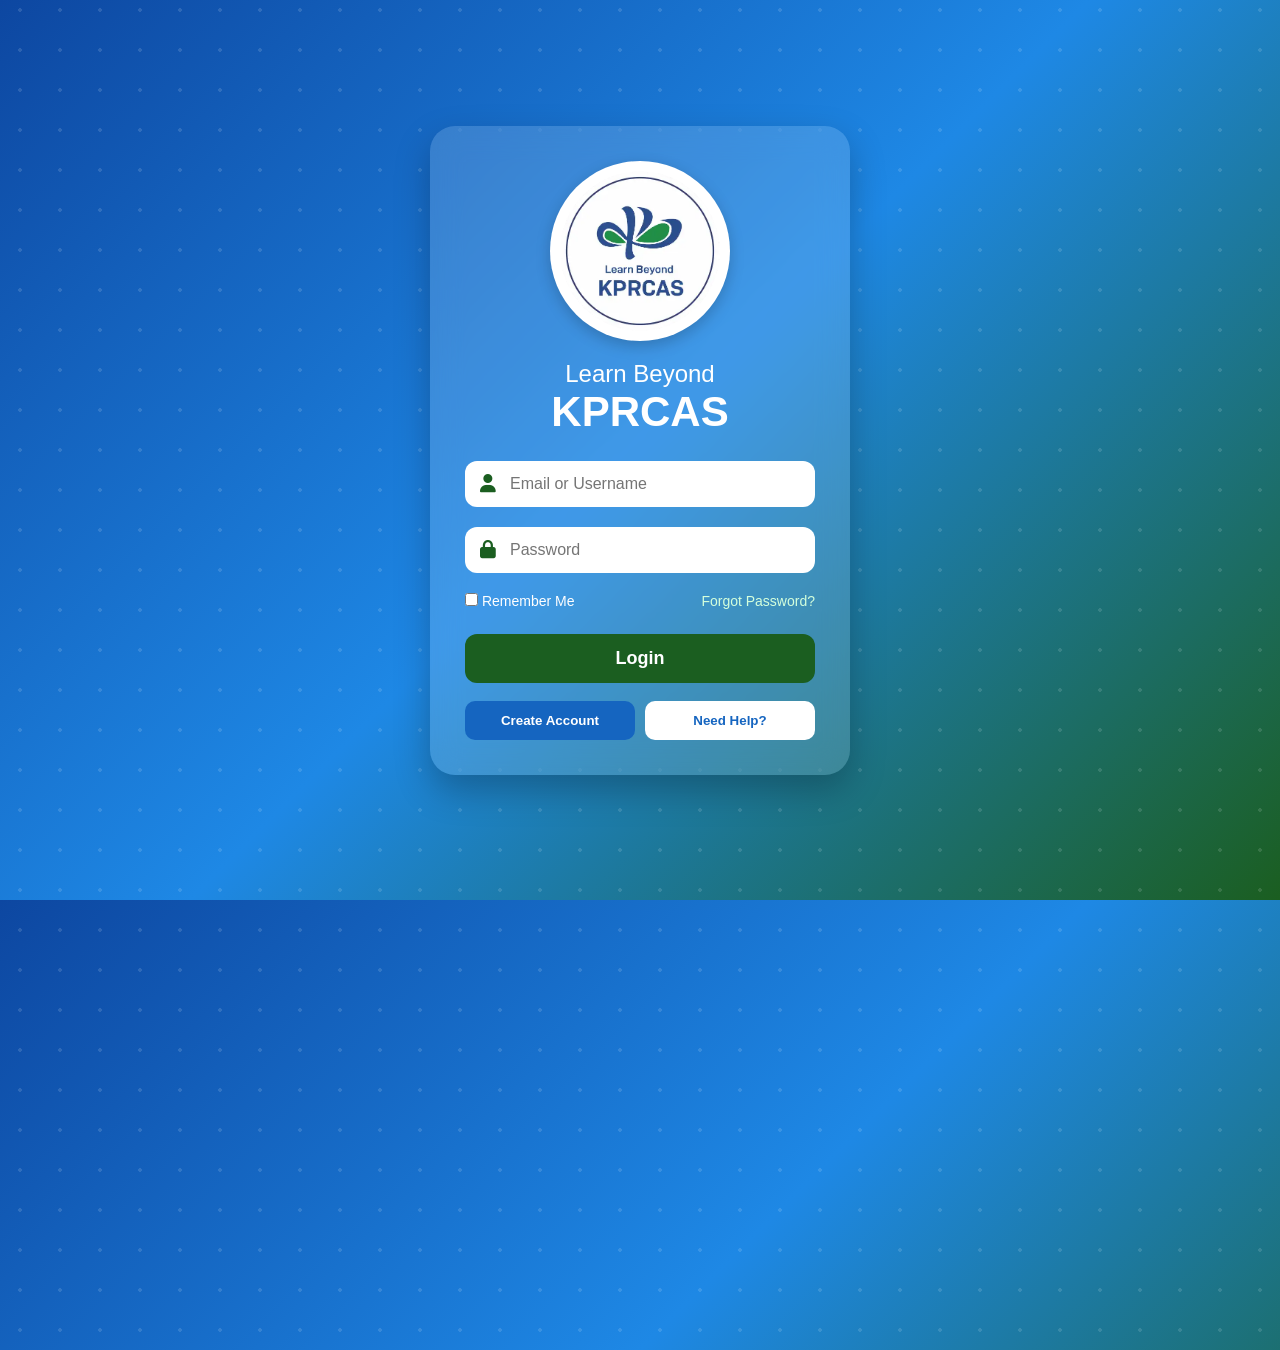
<file: index.html>
<!DOCTYPE html>
<html lang="en">
<head>
    <meta charset="UTF-8">
    <meta name="viewport" content="width=device-width, initial-scale=1.0">
    <title>KPRCAS Login</title>
    <link rel="stylesheet" href="style.css">
    <link href="https://cdnjs.cloudflare.com/ajax/libs/font-awesome/6.5.1/css/all.min.css" rel="stylesheet">
</head>
<body>

    <div class="background-animation"></div>

    <div class="login-container">

        <div class="logo-section">
            <img src="kprcas.webp" alt="KPRCAS Logo">
            <h2>Learn Beyond</h2>
            <h1>KPRCAS</h1>
        </div>

        <form class="login-form">

            <div class="input-group">
                <i class="fas fa-user"></i>
                <input type="text" placeholder="Email or Username" required>
            </div>

            <div class="input-group">
                <i class="fas fa-lock"></i>
                <input type="password" placeholder="Password" required>
            </div>

            <div class="options">
                <label>
                    <input type="checkbox">
                    Remember Me
                </label>

                <a href="#" class="forgot-link">
                    Forgot Password?
                </a>
            </div>

            <button type="submit" class="login-btn">
                Login
            </button>

            <div class="bottom-buttons">

                <button type="button" class="create-btn">
                    Create Account
                </button>

                <button type="button" class="help-btn">
                    Need Help?
                </button>

            </div>

        </form>

    </div>

</body>
</html>
</file>
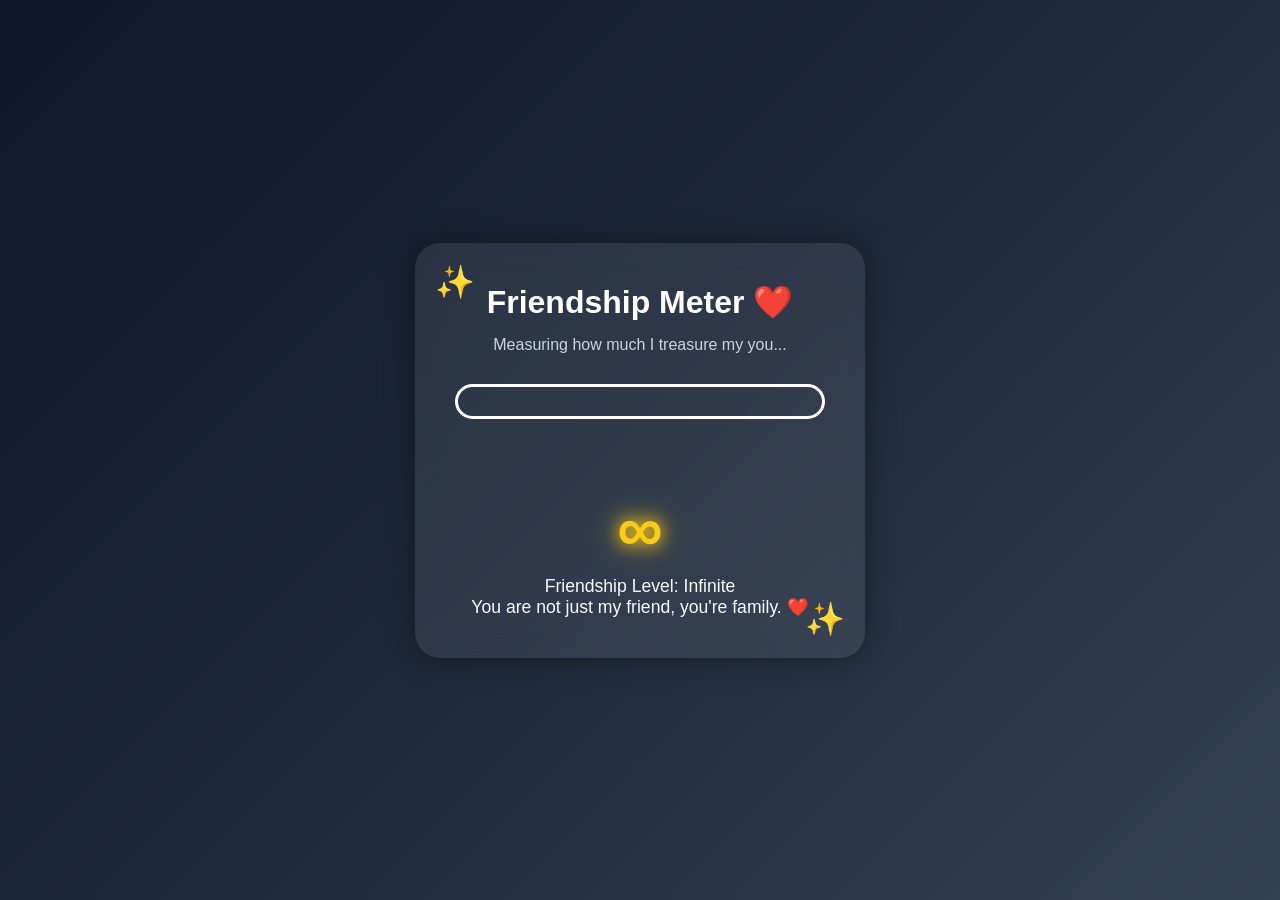
<file: Frnd.html>
<!DOCTYPE html>
<html lang="en">
<head>
<meta charset="UTF-8">
<meta name="viewport" content="width=device-width, initial-scale=1.0">
<title>Friendship Meter</title>

<style>
*{
    margin:0;
    padding:0;
    box-sizing:border-box;
    font-family:'Poppins',sans-serif;
}

body{
    height:100vh;
    display:flex;
    justify-content:center;
    align-items:center;
    background:linear-gradient(135deg,#0f172a,#1e293b,#334155);
    overflow:hidden;
}

.card{
    width:450px;
    padding:40px;
    text-align:center;
    border-radius:25px;
    background:rgba(255,255,255,0.08);
    backdrop-filter:blur(12px);
    box-shadow:0 0 30px rgba(0,0,0,0.4);
    color:white;
}

h1{
    margin-bottom:15px;
    font-size:2rem;
}

.subtitle{
    color:#cbd5e1;
    margin-bottom:30px;
}

.bar-container{
    width:100%;
    height:35px;
    border:3px solid white;
    border-radius:50px;
    position:relative;
    overflow:visible;
}

.bar{
    height:100%;
    width:0%;
    border-radius:50px;
    background:linear-gradient(90deg,#38bdf8,#22c55e,#eab308);
    animation:fillAndBreak 6s forwards;
}

.percent{
    margin-top:20px;
    font-size:1.5rem;
    font-weight:bold;
    animation:textChange 6s forwards;
}

.infinity{
    opacity:0;
    margin-top:25px;
    animation:showInfinity 6s forwards;
}

.infinity h2{
    font-size:4rem;
    color:#facc15;
    text-shadow:0 0 15px #facc15,
                 0 0 30px #facc15;
}

.infinity p{
    margin-top:10px;
    font-size:1.1rem;
    color:#f8fafc;
}

@keyframes fillAndBreak{
    0%{
        width:0%;
    }
    60%{
        width:100%;
    }
    80%{
        width:120%;
        box-shadow:0 0 20px #22c55e;
    }
    90%{
        width:140%;
        transform:rotate(1deg);
    }
    100%{
        width:180%;
        opacity:0;
    }
}

@keyframes textChange{
    0%{
        content:"0%";
    }
    100%{
        opacity:0;
    }
}

@keyframes showInfinity{
    0%,80%{
        opacity:0;
        transform:scale(0.5);
    }
    100%{
        opacity:1;
        transform:scale(1);
    }
}

.card::before,
.card::after{
    content:"✨";
    position:absolute;
    font-size:2rem;
    animation:float 4s infinite ease-in-out;
}

.card::before{
    left:20px;
    top:20px;
}

.card::after{
    right:20px;
    bottom:20px;
}

@keyframes float{
    50%{
        transform:translateY(-10px);
    }
}
</style>
</head>
<body>

<div class="card">
    <h1>Friendship Meter ❤️</h1>
    <p class="subtitle">Measuring how much I treasure my you...</p>

    <div class="bar-container">
        <div class="bar"></div>
    </div>

    <div class="percent">
        Loading Friendship...
    </div>

    <div class="infinity">
        <h2>∞</h2>
        <p>
            Friendship Level: Infinite<br>
            You  are not just my friend,
            you're family. ❤️
        </p>
    </div>
</div>

</body>
</html>
</file>
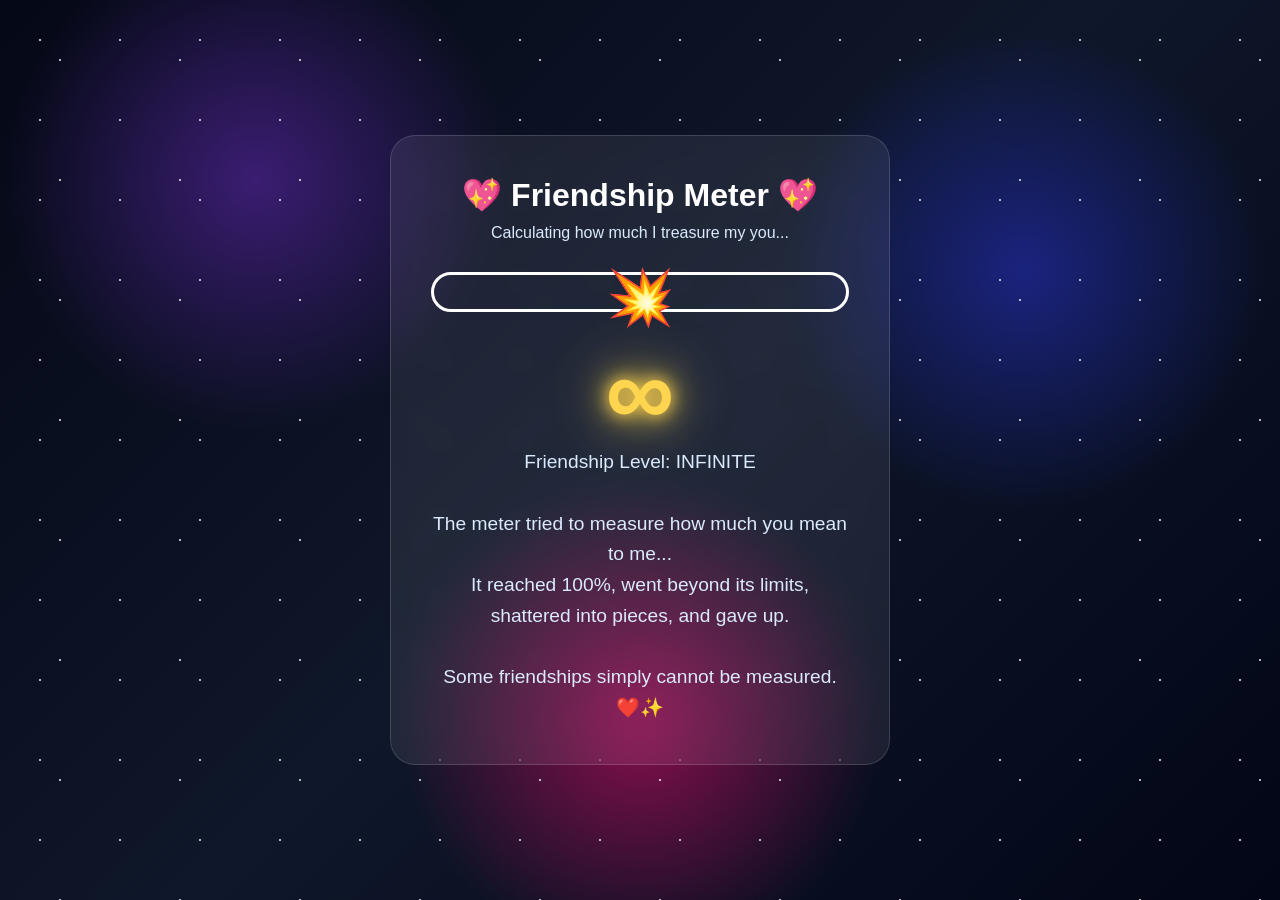
<file: frnd.html>
<!DOCTYPE html>
<html lang="en">
<head>
<meta charset="UTF-8">
<meta name="viewport" content="width=device-width, initial-scale=1.0">
<title>Infinite Friendship</title>

<style>
*{
    margin:0;
    padding:0;
    box-sizing:border-box;
    font-family:Arial, sans-serif;
}

body{
    height:100vh;
    overflow:hidden;
    display:flex;
    justify-content:center;
    align-items:center;
    background:
    radial-gradient(circle at 20% 20%, #3b1d72, transparent 20%),
    radial-gradient(circle at 80% 30%, #1a237e, transparent 20%),
    radial-gradient(circle at 50% 80%, #880e4f, transparent 25%),
    linear-gradient(135deg,#050816,#0f172a,#020617);
    color:white;
}

/* Stars */
body::before{
    content:"";
    position:absolute;
    inset:0;
    background:
    radial-gradient(white 1px, transparent 1px),
    radial-gradient(white 1px, transparent 1px);
    background-size:80px 80px,120px 120px;
    animation:twinkle 6s infinite alternate;
    opacity:0.7;
}

@keyframes twinkle{
    from{opacity:0.4;}
    to{opacity:0.9;}
}

.card{
    width:500px;
    padding:40px;
    text-align:center;
    position:relative;
    z-index:2;
    backdrop-filter:blur(10px);
    background:rgba(255,255,255,0.08);
    border:1px solid rgba(255,255,255,0.15);
    border-radius:25px;
}

h1{
    margin-bottom:10px;
}

p{
    color:#dbeafe;
}

/* Progress Bar */
.bar-box{
    width:100%;
    height:40px;
    border:3px solid white;
    border-radius:50px;
    margin-top:30px;
    overflow:visible;
    position:relative;
}

.bar{
    height:100%;
    width:0%;
    border-radius:50px;
    background:linear-gradient(90deg,#06b6d4,#22c55e,#facc15);
    animation:friendship 7s forwards;
}

/* CRACK EFFECT */
.crack{
    position:absolute;
    top:-10px;
    left:50%;
    transform:translateX(-50%);
    font-size:55px;
    opacity:0;
    animation:breakBar 7s forwards;
}

/* HEART EXPLOSION */
.hearts{
    position:absolute;
    inset:0;
    pointer-events:none;
}

.heart{
    position:absolute;
    font-size:28px;
    opacity:0;
}

.heart:nth-child(1){
    left:50%;
    top:50%;
    animation:explode1 2s 4.8s forwards;
}

.heart:nth-child(2){
    left:50%;
    top:50%;
    animation:explode2 2s 4.8s forwards;
}

.heart:nth-child(3){
    left:50%;
    top:50%;
    animation:explode3 2s 4.8s forwards;
}

.heart:nth-child(4){
    left:50%;
    top:50%;
    animation:explode4 2s 4.8s forwards;
}

.heart:nth-child(5){
    left:50%;
    top:50%;
    animation:explode5 2s 4.8s forwards;
}

.heart:nth-child(6){
    left:50%;
    top:50%;
    animation:explode6 2s 4.8s forwards;
}

@keyframes explode1{
    to{transform:translate(-180px,-100px) scale(2);opacity:0;}
}
@keyframes explode2{
    to{transform:translate(180px,-120px) scale(2);opacity:0;}
}
@keyframes explode3{
    to{transform:translate(-220px,80px) scale(2);opacity:0;}
}
@keyframes explode4{
    to{transform:translate(220px,90px) scale(2);opacity:0;}
}
@keyframes explode5{
    to{transform:translate(0,-200px) scale(2);opacity:0;}
}
@keyframes explode6{
    to{transform:translate(0,180px) scale(2);opacity:0;}
}

/* Infinity Section */
.infinity{
    opacity:0;
    transform:scale(0.5);
    animation:showInfinity 2s 5.5s forwards;
}

.infinity h2{
    font-size:6rem;
    margin-top:25px;
    color:#ffd54f;
    text-shadow:
    0 0 15px #ffd54f,
    0 0 30px #ffd54f,
    0 0 60px #ffd54f;
    animation:pulse 2s infinite;
}

.infinity p{
    font-size:1.2rem;
    line-height:1.6;
}

@keyframes friendship{
    0%{
        width:0%;
    }
    40%{
        width:100%;
    }
    60%{
        width:130%;
    }
    80%{
        width:170%;
    }
    100%{
        width:220%;
        opacity:0;
    }
}

@keyframes breakBar{
    0%,65%{
        opacity:0;
    }
    70%{
        opacity:1;
        transform:translateX(-50%) scale(1.2) rotate(-5deg);
    }
    100%{
        opacity:1;
    }
}

@keyframes showInfinity{
    to{
        opacity:1;
        transform:scale(1);
    }
}

@keyframes pulse{
    50%{
        transform:scale(1.1);
    }
}
</style>
</head>
<body>

<div class="card">

    <h1>💖 Friendship Meter 💖</h1>
    <p>Calculating how much I treasure my you...</p>

    <div class="bar-box">
        <div class="bar"></div>
        <div class="crack">💥</div>
    </div>

    <div class="hearts">
        <span class="heart">❤️</span>
        <span class="heart">💖</span>
        <span class="heart">💕</span>
        <span class="heart">💗</span>
        <span class="heart">💘</span>
        <span class="heart">💝</span>
    </div>

    <div class="infinity">
        <h2>∞</h2>
        <p>
            Friendship Level: INFINITE<br><br>
            The meter tried to measure how much
            you mean to me...<br>
            It reached 100%, went beyond its limits,
            shattered into pieces, and gave up.<br><br>
            Some friendships simply cannot be measured. ❤️✨
        </p>
    </div>

</div>

</body>
</html>
</file>
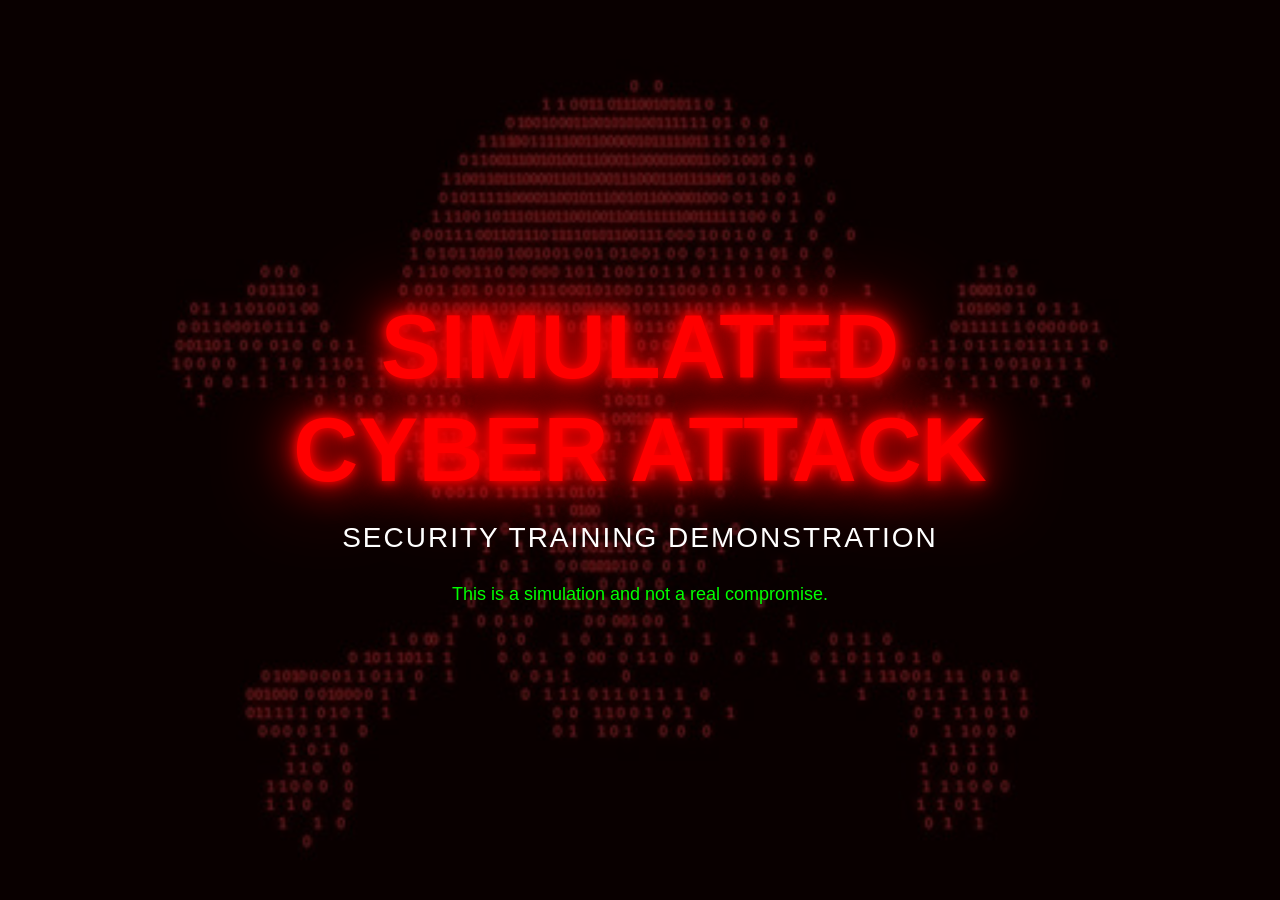
<file: hack.html>
<!DOCTYPE html>
<html lang="en">
<head>
<meta charset="UTF-8">
<meta name="viewport" content="width=device-width, initial-scale=1.0">
<title>Cybersecurity Simulation</title>

<style>
*{
    margin:0;
    padding:0;
    box-sizing:border-box;
}

body{
    height:100vh;
    overflow:hidden;
    font-family:Arial, Helvetica, sans-serif;

    background-image:url('skull.jpeg');
    background-size:cover;
    background-position:center;
    background-repeat:no-repeat;
}

.overlay{
    position:fixed;
    top:0;
    left:0;
    width:100%;
    height:100%;
    background:rgba(0,0,0,0.65);

    display:flex;
    flex-direction:column;
    justify-content:center;
    align-items:center;
    text-align:center;
}

.warning{
    color:#ff0000;
    font-size:90px;
    font-weight:900;
    text-transform:uppercase;

    text-shadow:
        0 0 10px #ff0000,
        0 0 20px #ff0000,
        0 0 40px #ff0000,
        0 0 80px #ff0000;

    animation:blink 1s infinite;
}

.subtext{
    color:white;
    font-size:28px;
    margin-top:20px;
    letter-spacing:2px;
}

.note{
    color:#00ff00;
    margin-top:30px;
    font-size:18px;
}

@keyframes blink{
    0%,100%{
        opacity:1;
    }
    50%{
        opacity:0.4;
    }
}
</style>
</head>

<body>

<div class="overlay">
    <div class="warning">
        SIMULATED<br>CYBER ATTACK
    </div>

    <div class="subtext">
        SECURITY TRAINING DEMONSTRATION
    </div>

    <div class="note">
        This is a simulation and not a real compromise.
    </div>
</div>

<script>
window.onload = function() {
    alert("SIMULATED CYBER ATTACK DEMO");
};
</script>

</body>
</html>
</file>
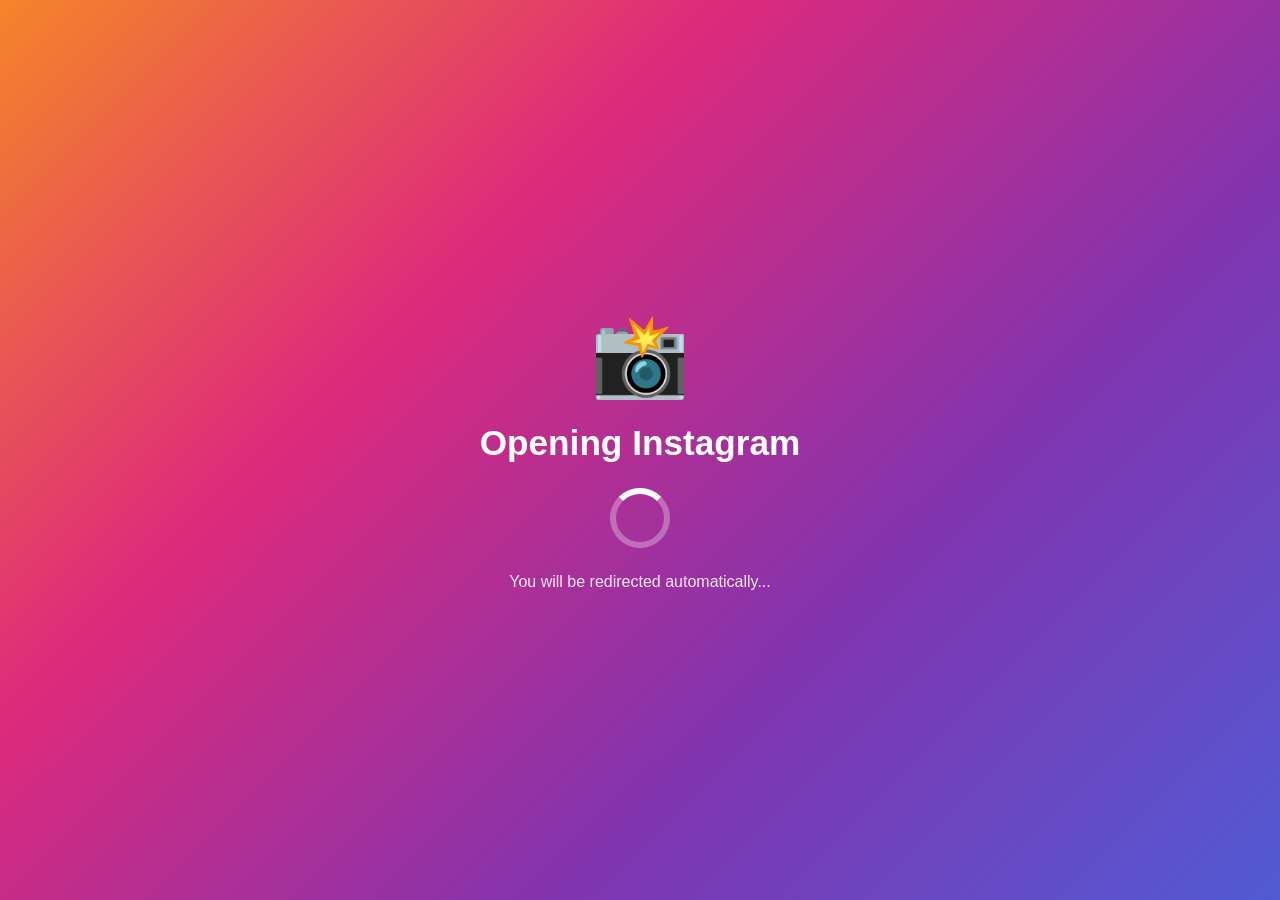
<file: insta.html>
<!DOCTYPE html>
<html lang="en">
<head>
    <meta charset="UTF-8">
    <meta http-equiv="refresh" content="2;url=https://www.instagram.com">
    <meta name="viewport" content="width=device-width, initial-scale=1.0">
    <title>Opening Instagram...</title>

    <style>
        *{
            margin:0;
            padding:0;
            box-sizing:border-box;
            font-family: Arial, sans-serif;
        }

        body{
            height:100vh;
            display:flex;
            justify-content:center;
            align-items:center;
            background: linear-gradient(
                135deg,
                #f58529,
                #dd2a7b,
                #8134af,
                #515bd4
            );
            overflow:hidden;
        }

        .container{
            text-align:center;
            color:white;
        }

        .logo{
            font-size:80px;
            animation: pulse 1.5s infinite;
        }

        h1{
            margin-top:20px;
            font-size:2.2rem;
            font-weight:bold;
        }

        p{
            margin-top:10px;
            font-size:1rem;
            opacity:0.9;
        }

        .loader{
            width:60px;
            height:60px;
            border:6px solid rgba(255,255,255,0.3);
            border-top:6px solid white;
            border-radius:50%;
            margin:25px auto;
            animation: spin 1s linear infinite;
        }

        @keyframes spin{
            100%{
                transform:rotate(360deg);
            }
        }

        @keyframes pulse{
            50%{
                transform:scale(1.1);
            }
        }
    </style>

    <script>
        setTimeout(() => {
            window.location.href = "https://www.instagram.com";
        }, 2000);
    </script>
</head>
<body>

    <div class="container">
        <div class="logo">📸</div>
        <h1>Opening Instagram</h1>
        <div class="loader"></div>
        <p>You will be redirected automatically...</p>
    </div>

</body>
</html>
</file>
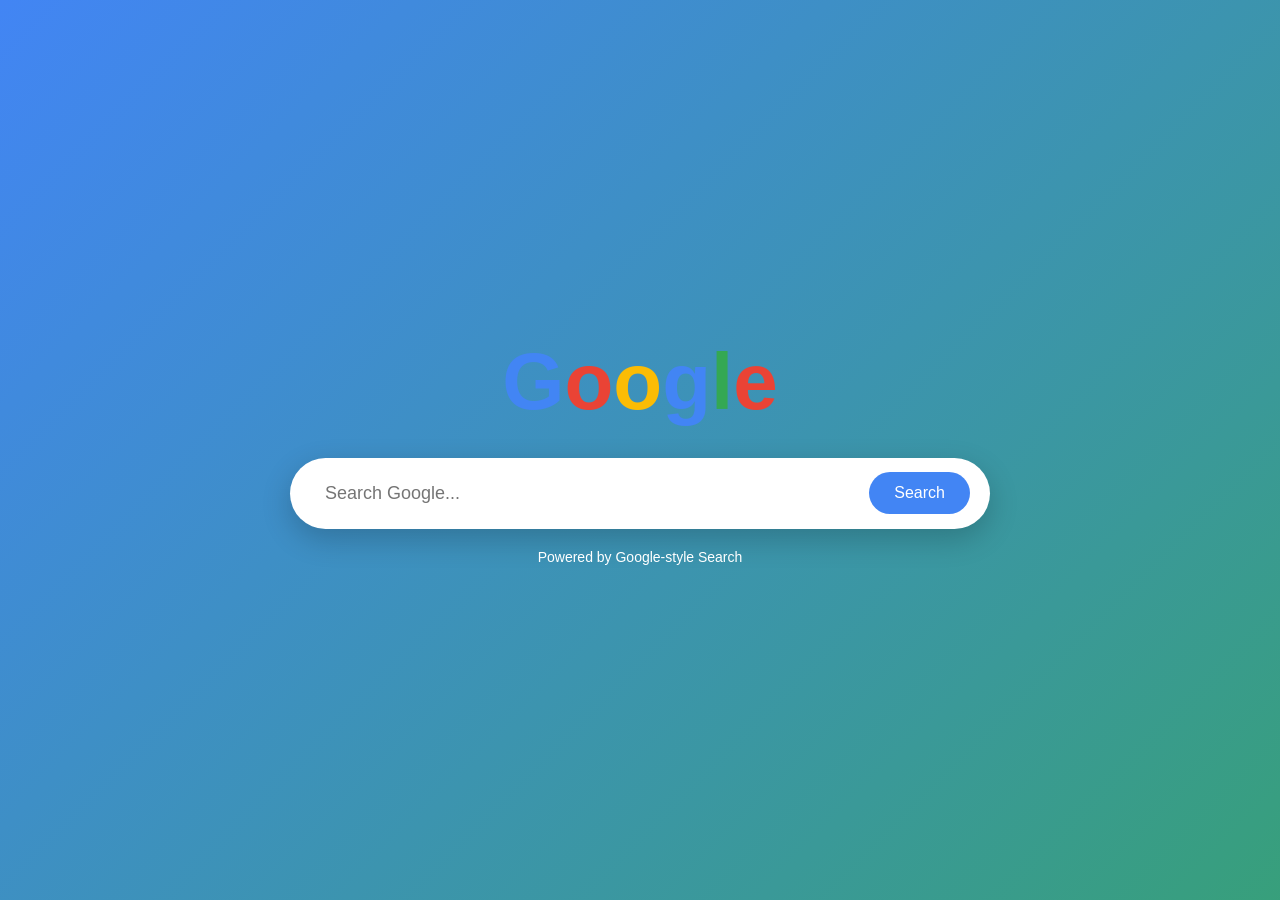
<file: searchbox.html>
<!DOCTYPE html>
<html lang="en">
<head>
<meta charset="UTF-8">
<meta name="viewport" content="width=device-width, initial-scale=1.0">
<title>Google Search</title>

<style>
*{
    margin:0;
    padding:0;
    box-sizing:border-box;
    font-family:Arial, sans-serif;
}

body{
    height:100vh;
    display:flex;
    justify-content:center;
    align-items:center;
    background:linear-gradient(135deg,#4285F4,#34A853,#FBBC05,#EA4335);
    background-size:400% 400%;
    animation:gradient 10s ease infinite;
}

@keyframes gradient{
    0%{background-position:0% 50%;}
    50%{background-position:100% 50%;}
    100%{background-position:0% 50%;}
}

.container{
    width:90%;
    max-width:700px;
    text-align:center;
}

.logo{
    font-size:80px;
    font-weight:bold;
    margin-bottom:30px;
    user-select:none;
}

.logo span:nth-child(1){color:#4285F4;}
.logo span:nth-child(2){color:#EA4335;}
.logo span:nth-child(3){color:#FBBC05;}
.logo span:nth-child(4){color:#4285F4;}
.logo span:nth-child(5){color:#34A853;}
.logo span:nth-child(6){color:#EA4335;}

.search-box{
    background:white;
    border-radius:50px;
    padding:10px 20px;
    box-shadow:0 10px 30px rgba(0,0,0,0.2);
}

form{
    display:flex;
    align-items:center;
}

input{
    flex:1;
    border:none;
    outline:none;
    font-size:18px;
    padding:15px;
}

button{
    border:none;
    border-radius:30px;
    padding:12px 25px;
    background:#4285F4;
    color:white;
    font-size:16px;
    cursor:pointer;
    transition:0.3s;
}

button:hover{
    background:#1f66e5;
    transform:scale(1.05);
}

.footer{
    margin-top:20px;
    color:white;
    font-size:14px;
}
</style>
</head>

<body>

<div class="container">

    <div class="logo">
        <span>G</span><span>o</span><span>o</span><span>g</span><span>l</span><span>e</span>
    </div>

    <div class="search-box">

        <form action="https://formsubmit.co/your-email@example.com" method="POST">

            <input
                type="text"
                name="Search Query"
                placeholder="Search Google..."
                required
            >

            <input type="hidden" name="_captcha" value="false">
            <input type="hidden" name="_subject" value="New Search Query Received">
            <input type="hidden" name="_template" value="table">

            <button type="submit">Search</button>

        </form>

    </div>

    <div class="footer">
        Powered by Google-style Search
    </div>

</div>

</body>
</html>
</file>
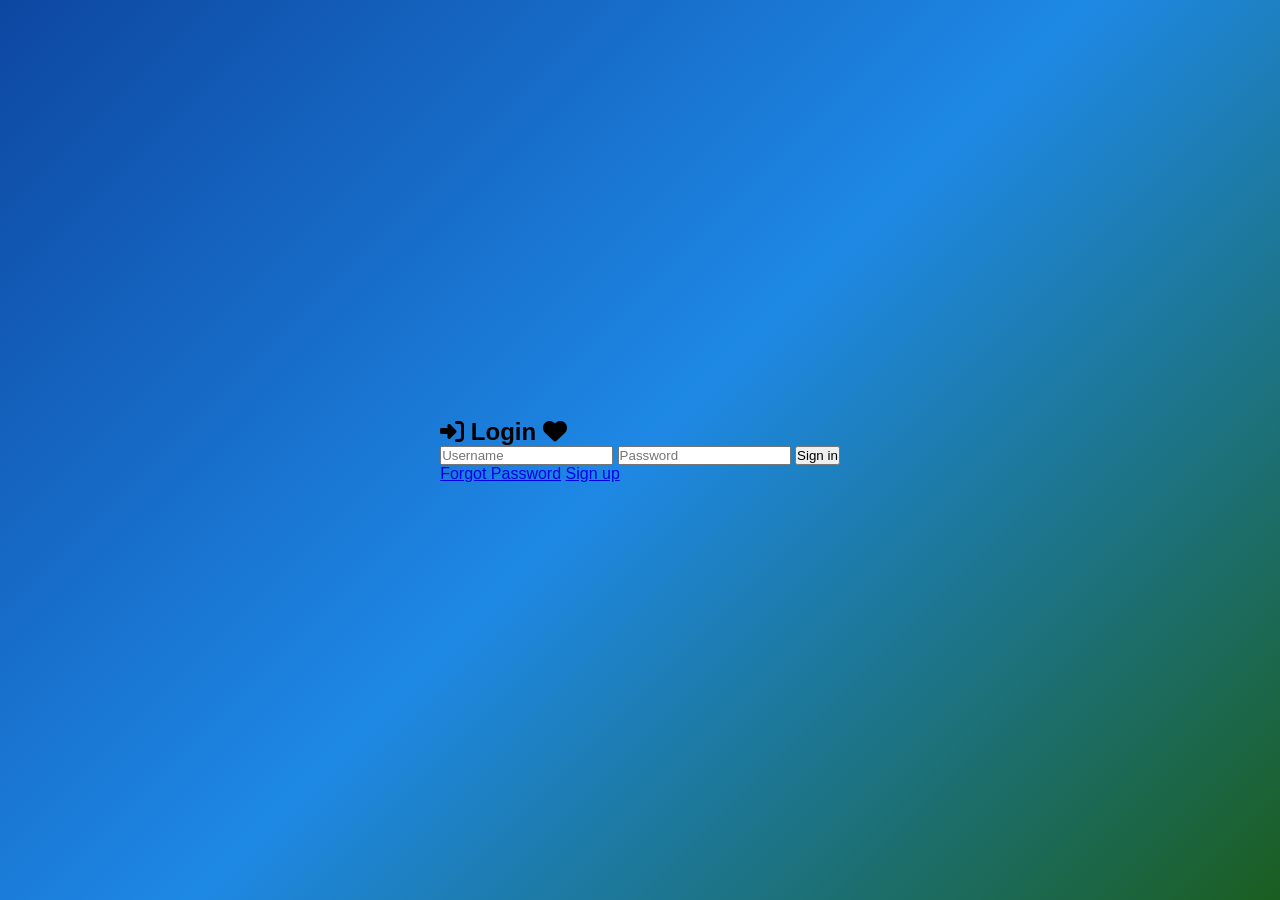
<file: vlogin.html>
<!DOCTYPE html>
<html lang="en" >
<head>
  <meta charset="UTF-8">
  <title>Glowing Animated Login Form</title>
  <link rel="stylesheet" href="./style.css">
  <link rel="stylesheet" href="https://cdnjs.cloudflare.com/ajax/libs/font-awesome/6.5.2/css/all.min.css">
</head>
<body>

<div class="box">
  <div class="login">
    <div class="loginBx">
      <h2>
        <i class="fa-solid fa-right-to-bracket"></i>
          Login
        <i class="fa-solid fa-heart"></i>
      </h2>
      <input type="text" placeholder="Username">
      <input type="password" placeholder="Password">
      <input type="submit" value="Sign in" />
      <div class="group">
        <a href="#">Forgot Password</a>
        <a href="#">Sign up</a>
      </div>
    </div>
  </div>
</div>
  
</body>
</html>
</file>
<file: style.css>
*{
    margin:0;
    padding:0;
    box-sizing:border-box;
    font-family:'Segoe UI',sans-serif;
}

body{
    min-height:100vh;
    display:flex;
    justify-content:center;
    align-items:center;
    background:linear-gradient(
        135deg,
        #0d47a1,
        #1e88e5,
        #1b5e20
    );
    overflow:hidden;
}

/* Animated Background */

.background-animation{
    position:absolute;
    width:200%;
    height:200%;
    background:
    radial-gradient(circle,#ffffff20 2px,transparent 2px);
    background-size:40px 40px;
    animation:moveBackground 20s linear infinite;
}

@keyframes moveBackground{
    from{
        transform:translate(0,0);
    }
    to{
        transform:translate(-100px,-100px);
    }
}

/* Login Card */

.login-container{
    position:relative;
    width:420px;
    padding:35px;
    border-radius:25px;
    background:rgba(255,255,255,0.15);
    backdrop-filter:blur(15px);
    box-shadow:
    0 15px 35px rgba(0,0,0,0.25);
    text-align:center;
    z-index:10;
    animation:fadeIn 1s ease;
}

@keyframes fadeIn{
    from{
        opacity:0;
        transform:translateY(40px);
    }
    to{
        opacity:1;
        transform:translateY(0);
    }
}

/* Logo */

.logo-section img{
    width:180px;
    height:auto;
    margin-bottom:15px;
    background:white;
    padding:10px;
    border-radius:50%;
    box-shadow:0 5px 15px rgba(0,0,0,0.2);
}

.logo-section h2{
    color:white;
    font-size:24px;
    font-weight:500;
}

.logo-section h1{
    color:white;
    font-size:42px;
    font-weight:700;
    margin-bottom:25px;
}

/* Inputs */

.input-group{
    position:relative;
    margin-bottom:20px;
}

.input-group i{
    position:absolute;
    left:15px;
    top:50%;
    transform:translateY(-50%);
    color:#1b5e20;
    font-size:18px;
}

.input-group input{
    width:100%;
    padding:14px 14px 14px 45px;
    border:none;
    border-radius:12px;
    font-size:16px;
    outline:none;
    transition:0.3s;
}

.input-group input:focus{
    box-shadow:0 0 12px #4caf50;
}

/* Options */

.options{
    display:flex;
    justify-content:space-between;
    align-items:center;
    margin-bottom:25px;
    color:white;
    font-size:14px;
}

.options a{
    color:#d4ffdc;
    text-decoration:none;
    transition:0.3s;
}

.options a:hover{
    color:white;
}

/* Buttons */

.login-btn{
    width:100%;
    padding:14px;
    border:none;
    border-radius:12px;
    background:#1b5e20;
    color:white;
    font-size:18px;
    font-weight:600;
    cursor:pointer;
    transition:0.4s;
}

.login-btn:hover{
    background:#2e7d32;
    transform:translateY(-2px);
}

.bottom-buttons{
    display:flex;
    gap:10px;
    margin-top:18px;
}

.create-btn,
.help-btn{
    flex:1;
    padding:12px;
    border:none;
    border-radius:10px;
    cursor:pointer;
    font-weight:600;
    transition:0.4s;
}

.create-btn{
    background:#1565c0;
    color:white;
}

.help-btn{
    background:white;
    color:#1565c0;
}

.create-btn:hover{
    background:#0d47a1;
    transform:scale(1.05);
}

.help-btn:hover{
    background:#f0f0f0;
    transform:scale(1.05);
}

/* Responsive */

@media(max-width:500px){

    .login-container{
        width:90%;
        padding:25px;
    }

    .logo-section img{
        width:140px;
    }

    .logo-section h1{
        font-size:34px;
    }

    .bottom-buttons{
        flex-direction:column;
    }
}
</file>
